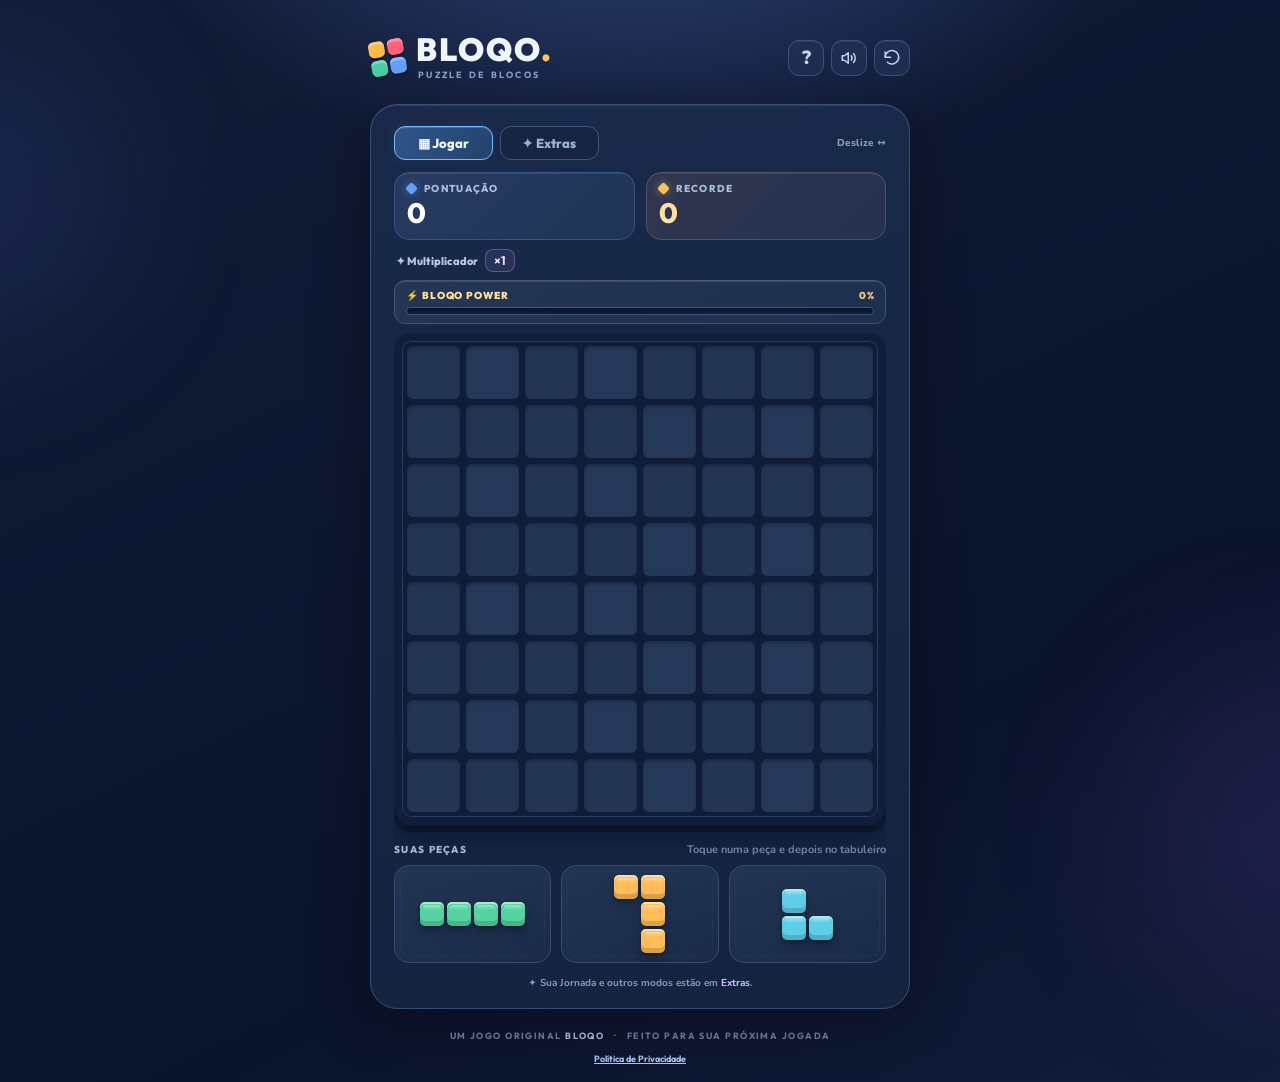
<file: index.html>
<!doctype html>
<html lang="pt-BR">
  <head>
    <meta charset="utf-8" />

    <!-- Google AdSense -->
    <script async
      src="https://pagead2.googlesyndication.com/pagead/js/adsbygoogle.js?client=ca-pub-8809772813276916"
      crossorigin="anonymous"></script>

    <meta name="viewport" content="width=device-width, initial-scale=1, viewport-fit=cover" />
    <meta name="theme-color" content="#111b35" />
    <meta name="description" content="BLOQO: um jogo original de blocos coloridos. Encaixe peças, complete linhas, faça combos e supere seu recorde." />
    <title>BLOQO — Puzzle de Blocos</title>
    <link rel="icon" href="./icon.svg" type="image/svg+xml" />
    <link rel="manifest" href="./manifest.webmanifest" />
    <link rel="apple-touch-icon" href="./icon-192.png" />
    <link rel="stylesheet" href="./styles.css" />
    <script defer src="./game.js"></script>
    <script>
      if ("serviceWorker" in navigator) {
        window.addEventListener("load", () => {
          navigator.serviceWorker.register("./sw.js").catch(() => {});
        });
      }
    </script>
    <style>
      /* O botão de anúncio permanece oculto até o Android informar que há anúncio disponível. */
      #rewardContinueBtn[hidden], #rewardContinueStatus[hidden] { display: none !important; }
      #rewardContinueBtn { margin-bottom: 12px; }
      #rewardContinueStatus { text-align: center; color: #b7c9e5; font-size: .85rem; margin: 0 0 14px; }
    </style>
  </head>
  <body>
    <div class="ambient ambient-one" aria-hidden="true"></div>
    <div class="ambient ambient-two" aria-hidden="true"></div>

    <main class="app-shell">
      <header class="site-header">
        <div class="brand-wrap">
          <div class="brand-icon" aria-hidden="true"><span></span><span></span><span></span><span></span></div>
          <div class="brand-text">
            <h1>BLOQO<span class="brand-dot">.</span></h1>
            <p>PUZZLE DE BLOCOS</p>
          </div>
        </div>
        <div class="header-actions">
          <button id="helpBtn" class="icon-button" type="button" title="Como jogar" aria-label="Como jogar">?</button>
          <button id="soundBtn" class="icon-button" type="button" title="Desativar sons" aria-label="Desativar som" aria-pressed="true">
            <svg viewBox="0 0 24 24" fill="none" stroke="currentColor" stroke-width="2" stroke-linecap="round" stroke-linejoin="round" aria-hidden="true"><path d="M11 5 6 9H3v6h3l5 4V5Z"/><path class="sound-wave" d="M15 9a5 5 0 0 1 0 6m3-9a9 9 0 0 1 0 12"/></svg>
          </button>
          <button id="restartBtn" class="icon-button" type="button" title="Recomeçar" aria-label="Recomeçar partida">
            <svg viewBox="0 0 24 24" fill="none" stroke="currentColor" stroke-width="2" stroke-linecap="round" stroke-linejoin="round" aria-hidden="true"><path d="M3 11a9 9 0 1 1 2.9 6.6"/><path d="M3 4v7h7"/></svg>
          </button>
        </div>
      </header>

      <section id="gameWrap" class="game-wrap" aria-label="Jogo de encaixar blocos" data-theme="classic">
        <nav class="screen-navigation" aria-label="Telas do BLOQO">
          <button id="playTab" class="screen-tab active" type="button" aria-pressed="true">▦ Jogar</button>
          <button id="extrasTab" class="screen-tab" type="button" aria-pressed="false">✦ Extras</button>
          <span class="swipe-hint">Deslize ↔</span>
        </nav>

        <div id="screenViewport" class="screen-viewport">
          <div id="screenTrack" class="screen-track">
            <section id="playScreen" class="screen-page play-screen" aria-label="Tabuleiro e suas peças">
              <div class="scorebar">
                <div class="score-card score-current">
                  <div class="score-label"><span class="tiny-diamond blue"></span> PONTUAÇÃO</div>
                  <strong id="score" class="score-value" aria-live="polite">0</strong>
                </div>
                <div class="score-card score-best">
                  <div class="score-label"><span class="tiny-diamond yellow"></span> RECORDE</div>
                  <strong id="best" class="score-value">0</strong>
                </div>
              </div>

              <div class="game-board-area">
                <div class="play-status">
                  <span>✦ Multiplicador <strong id="multiplierMini">×1</strong></span>
                  <span id="comboCounter" class="combo-badge" hidden>COMBO ×2</span>
                </div>
                <div id="powerPanel" class="power-panel" aria-label="Energia BLOQO POWER">
                  <div class="power-topline"><strong>⚡ BLOQO POWER</strong><span id="powerPercent">0%</span></div>
                  <div class="power-meter" role="progressbar" aria-label="Energia para usar um poder" aria-valuemin="0" aria-valuemax="100" aria-valuenow="0"><div id="powerFill" class="power-fill"></div></div>
                  <div class="power-actions">
                    <button id="removePowerBtn" class="power-button" type="button" disabled>✦ Remover bloco</button>
                    <button id="movePowerBtn" class="power-button" type="button" disabled>↔ Mover última peça</button>
                  </div>
                  <p id="powerHint" class="power-hint" aria-live="polite">Complete linhas e faça combos para carregar.</p>
                </div>
                <div id="board" class="board" role="grid" aria-label="Tabuleiro de 8 linhas por 8 colunas"></div>
                <div id="comboEffects" class="combo-effects" aria-hidden="true"></div>
                <div id="boardToast" class="board-toast" role="status" aria-live="polite"></div>
              </div>

              <div class="tray-section">
                <div class="tray-topline"><span>SUAS PEÇAS</span><span id="trayHint">Toque numa peça e depois no tabuleiro</span></div>
                <div id="pieceTray" class="piece-tray" aria-label="Três peças disponíveis"></div>
              </div>
              <p class="play-footer-hint">✦ Sua Jornada e outros modos estão em <strong>Extras</strong>.</p>
            </section>

            <section id="extrasScreen" class="screen-page extras-screen" aria-label="Modos, multiplicador e coleções" aria-hidden="true" inert>
              <div class="extras-heading"><span class="extras-icon">✦</span><div><h2>Seu espaço BLOQO</h2><p>Modos, conquistas e evolução da partida</p></div></div>

              <div id="multiplierPanel" class="multiplier-strip" aria-label="Multiplicador de pontos">
                <div class="multiplier-topline">
                  <span class="multiplier-name">✦ MULTIPLICADOR <strong id="multiplierValue">×1</strong></span>
                  <span id="multiplierHint">0/2 linhas para ×2</span>
                </div>
                <div class="multiplier-meter" role="progressbar" aria-label="Progresso do próximo multiplicador" aria-valuemin="0" aria-valuemax="2" aria-valuenow="0"><div id="multiplierFill" class="multiplier-fill"></div></div>
                <p class="extras-note">O multiplicador aumenta seus pontos, mas não acelera o BLOQO POWER.</p>
              </div>

              <div class="extras-section">
                <h3>▦ Modos de jogo</h3>
                <p>Escolha como quer jogar. Ao trocar de modo, uma nova partida começa.</p>
                <div class="mode-tabs" role="group" aria-label="Escolher modo de jogo">
                  <button id="classicBtn" class="mode-tab active" type="button" aria-pressed="true">Clássico</button>
                  <button id="dailyBtn" class="mode-tab" type="button" aria-pressed="false">Desafio</button>
                  <button id="zenBtn" class="mode-tab" type="button" aria-pressed="false">Zen</button>
                </div>
                <p id="dailyStatus" class="daily-status" hidden></p>
              </div>

              <div class="extras-section journey-section">
                <h3>★ Sua Jornada</h3>
                <p>Missões diárias, estrelas, temas e itens de coleção desbloqueados por pontuação.</p>
                <button id="journeyBtn" class="journey-open" type="button">✦ Abrir Jornada <span id="starsBadge">0 ★</span></button>
              </div>

              <div class="extras-section help-section">
                <h3>? Precisa de ajuda?</h3>
                <p>Aprenda a usar os poderes e descobrir combos especiais.</p>
                <button id="tipsBtn" type="button" class="text-link">Como jogar <span aria-hidden="true">↗</span></button>
              </div>
              <button id="backToPlayBtn" class="back-play-button" type="button">← Voltar ao tabuleiro</button>
            </section>
          </div>
        </div>
      </section>

      <!-- Rodapé com Política de Privacidade -->
      <footer class="site-footer">
        <div style="width:100%;text-align:center;">
          UM JOGO ORIGINAL <strong>BLOQO</strong>
          <span>·</span> FEITO PARA SUA PRÓXIMA JOGADA
          <br />
          <a
            href="./privacidade.html"
            style="display:inline-block;margin-top:12px;color:#a9c8ff;text-decoration:underline;text-transform:none;letter-spacing:normal;"
          >Política de Privacidade</a>
        </div>
      </footer>
    </main>

    <div id="dragGhost" class="drag-ghost" aria-hidden="true"></div>

    <div id="helpModal" class="modal-backdrop" hidden>
      <section class="modal-card" role="dialog" aria-modal="true" aria-labelledby="helpTitle">
        <div class="modal-emblem" aria-hidden="true">✦</div>
        <div class="modal-eyebrow">SIMPLES DE APRENDER</div>
        <h2 id="helpTitle">Como jogar</h2>
        <ol class="rules">
          <li><span class="rule-index">01</span> Selecione uma das três peças coloridas.</li>
          <li><span class="rule-index">02</span> Toque no tabuleiro para encaixá-la — ou arraste a peça até ele.</li>
          <li><span class="rule-index">03</span> Complete linhas ou colunas para limpar blocos e fazer combos.</li>
          <li><span class="rule-index">04</span> A partida termina quando nenhuma peça disponível couber.</li>
          <li><span class="rule-index">05</span> Carregue o BLOQO POWER para remover um bloco ou mover a última peça colocada.</li>
          <li><span class="rule-index">06</span> Complete linhas para aumentar seu multiplicador de pontos até ×5 nesta partida. Ele não altera a energia do BLOQO POWER.</li>
          <li><span class="rule-index">07</span> No Desafio Diário, alcance a meta em até 20 peças. No Zen, jogue sem perder.</li>
          <li><span class="rule-index">08</span> Abra Jornada para ver missões, estrelas, temas e colecionáveis desbloqueados por pontos.</li>
        </ol>
        <button id="startBtn" class="primary-button" type="button">Bora jogar <span aria-hidden="true">→</span></button>
      </section>
    </div>

    <div id="gameOverModal" class="modal-backdrop" hidden>
      <section class="modal-card over-card" role="dialog" aria-modal="true" aria-labelledby="overTitle">
        <div class="modal-emblem trophy" aria-hidden="true">★</div>
        <div class="modal-eyebrow">FIM DE PARTIDA</div>
        <h2 id="overTitle">Boa jogada!</h2>
        <p id="overDescription" class="modal-subtext">Cada bloco conta. Que tal tentar de novo?</p>
        <div class="final-score"><span>SUA PONTUAÇÃO</span><strong id="finalScore">0</strong><small id="bestMessage">Continue quebrando recordes!</small></div>
        <button id="rewardContinueBtn" class="primary-button reward-button" type="button" hidden disabled>🎁 Assistir anúncio e continuar <span aria-hidden="true">▶</span></button>
        <p id="rewardContinueStatus" class="reward-status" role="status" aria-live="polite" hidden>Uma segunda chance por partida.</p>
        <button id="againBtn" class="primary-button" type="button">Jogar novamente <span aria-hidden="true">→</span></button>
      </section>
    </div>

    <div id="journeyModal" class="modal-backdrop" hidden>
      <section class="modal-card journey-card" role="dialog" aria-modal="true" aria-labelledby="journeyTitle">
        <button id="journeyCloseBtn" class="journey-close" type="button" aria-label="Fechar Jornada">✕</button>
        <div class="modal-eyebrow">PROGRESSO NO SEU CELULAR</div>
        <h2 id="journeyTitle">✦ Jornada BLOQO</h2>
        <p class="journey-intro">Complete missões para ganhar estrelas, desbloqueie temas e descubra itens raros ao bater metas de pontuação.</p>
        <div class="stars-wallet">★ <strong id="starsTotal">0</strong> estrelas disponíveis</div>
        <h3>☀ Missões de hoje</h3>
        <div id="missionList" class="journey-list"></div>
        <h3>◈ Coleção de recordes</h3>
        <div id="collectionGrid" class="collection-grid"></div>
        <h3>🎨 Temas para desbloquear</h3>
        <div id="themeList" class="journey-list"></div>
        <h3>🏅 Conquistas</h3>
        <div id="achievementList" class="journey-list"></div>
        <h3>★ Seus 5 melhores jogos</h3>
        <p class="journey-note">Ranking salvo apenas neste aparelho, no modo Clássico.</p>
        <div id="rankingList" class="journey-list"></div>
      </section>
    </div>
  </body>
</html>
</file>
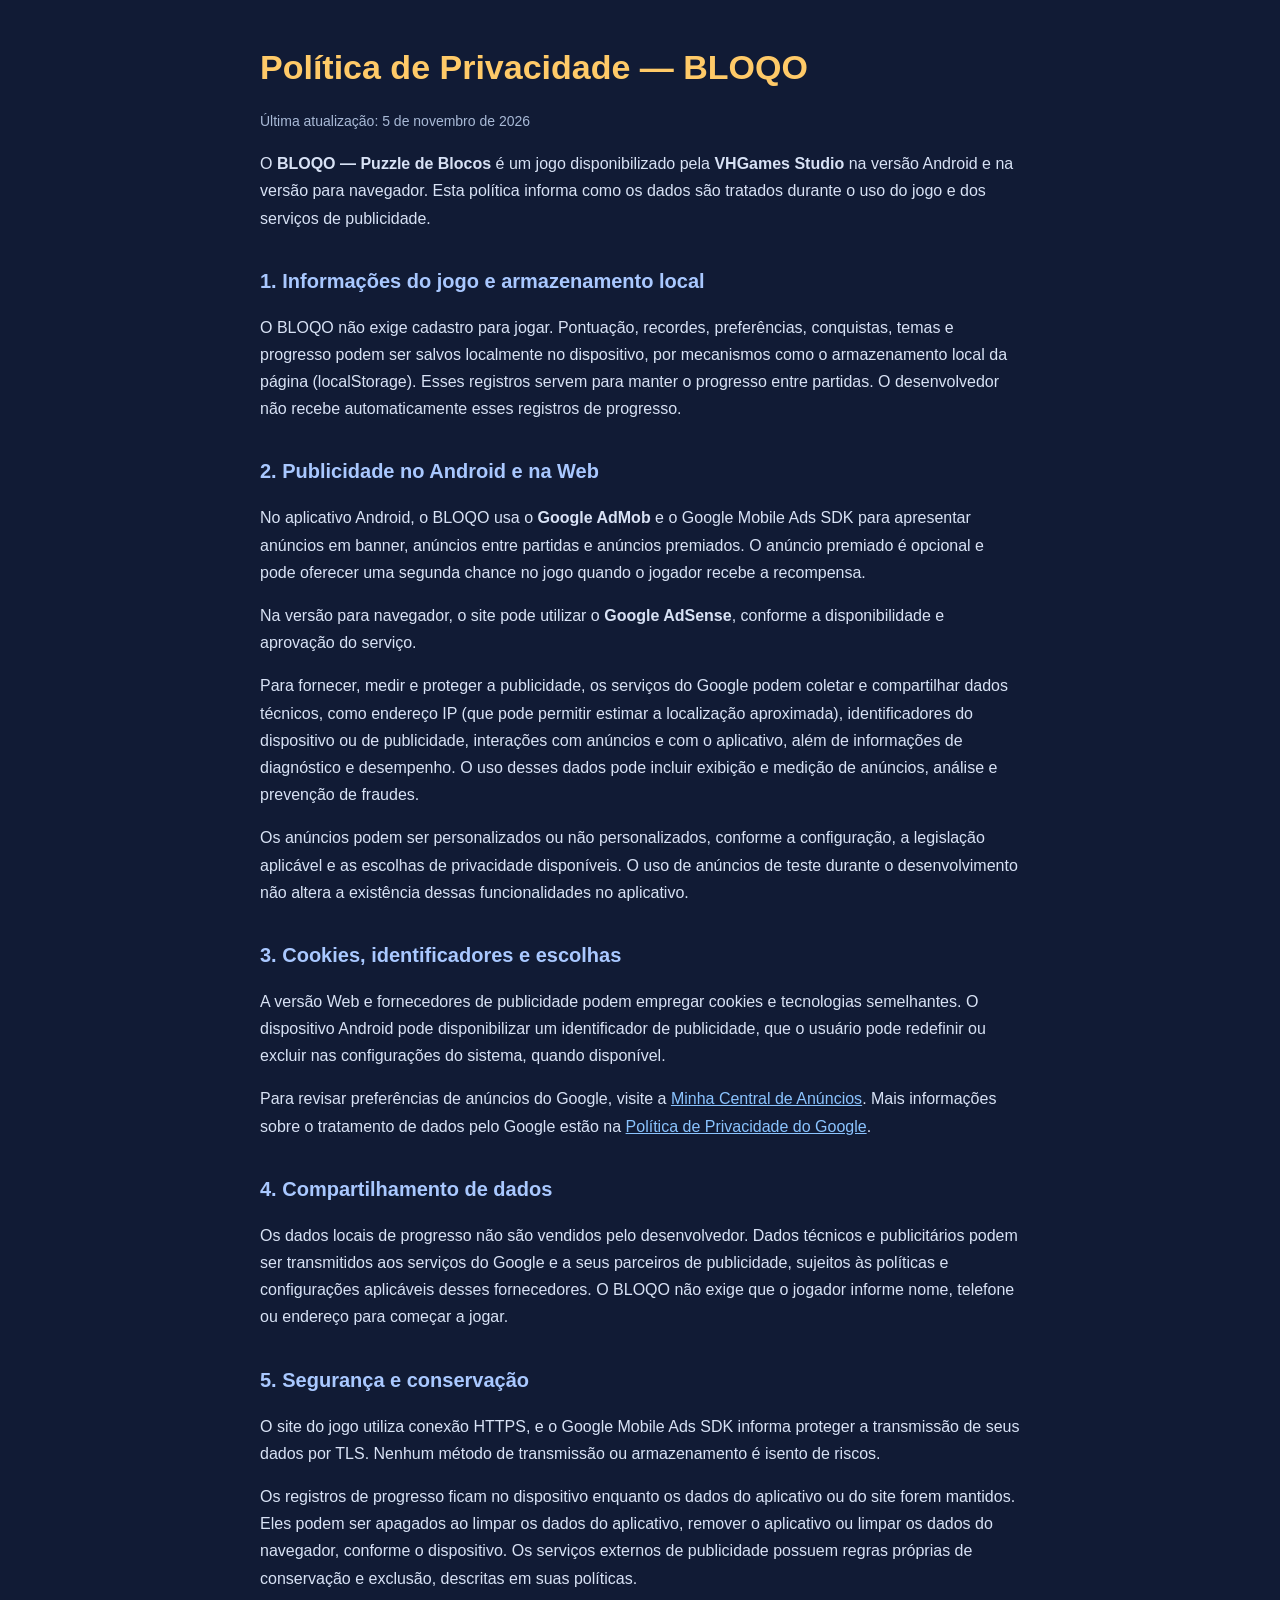
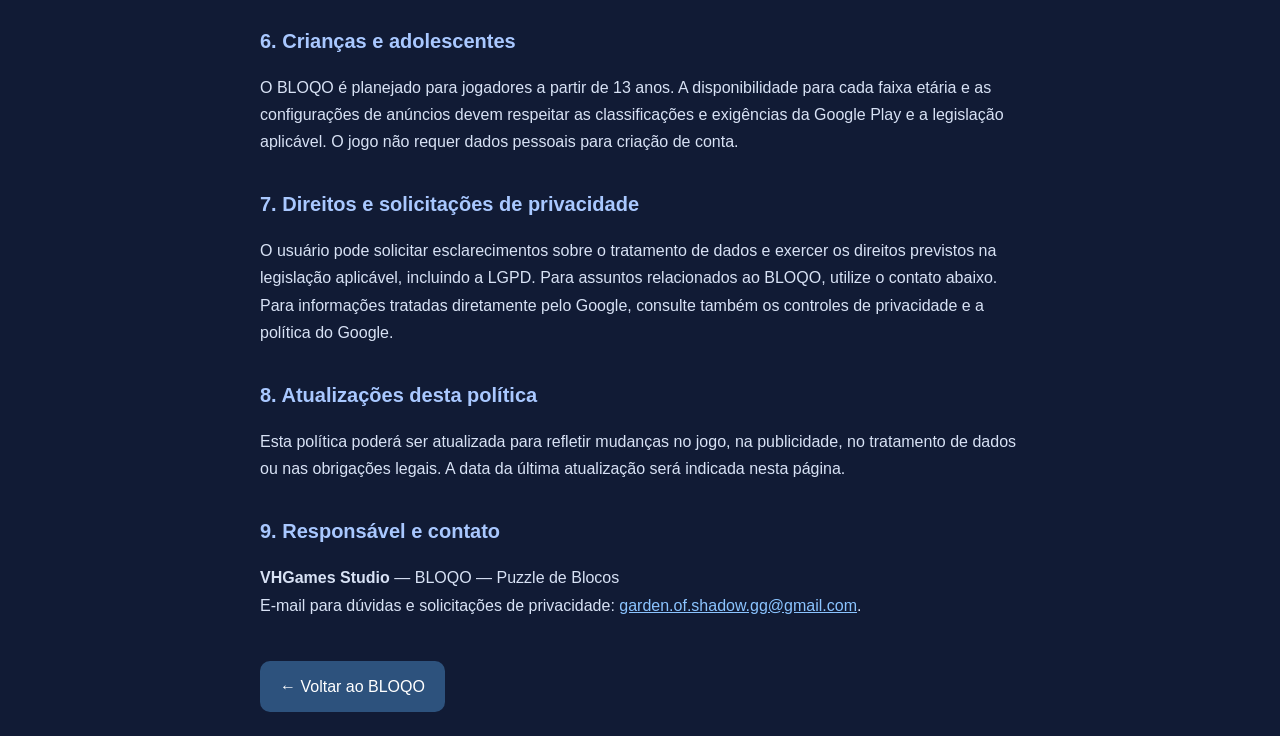
<file: privacidade.html>
<!DOCTYPE html>
<html lang="pt-BR">
<head>
  <meta charset="UTF-8">
  <meta name="viewport" content="width=device-width, initial-scale=1">
  <meta name="theme-color" content="#111b35">
  <meta name="description" content="Política de Privacidade do BLOQO — Puzzle de Blocos, da VHGames Studio.">
  <title>Política de Privacidade — BLOQO</title>
  <style>
    *{box-sizing:border-box}
    body{margin:0;padding:24px 18px;background:#111b35;color:#eef3ff;font-family:Arial,sans-serif;line-height:1.7}
    main{max-width:760px;margin:0 auto}
    h1{color:#ffca68;font-size:clamp(26px,6vw,34px);line-height:1.2}
    h2{color:#a9c8ff;margin:32px 0 8px;font-size:20px}
    p,li{color:#d8e2f5}
    a{color:#8bc4ff;overflow-wrap:anywhere}
    .updated{color:#a9bad7;font-size:14px}
    .back{display:inline-block;margin-top:26px;padding:12px 20px;background:#2d527d;color:#fff;border-radius:10px;text-decoration:none}
  </style>
</head>
<body>
<main>
  <h1>Política de Privacidade — BLOQO</h1>
  <p class="updated">Última atualização: 5 de novembro de 2026</p>
  <p>O <strong>BLOQO — Puzzle de Blocos</strong> é um jogo disponibilizado pela
  <strong>VHGames Studio</strong> na versão Android e na versão para navegador.
  Esta política informa como os dados são tratados durante o uso do jogo e dos serviços de publicidade.</p>

  <h2>1. Informações do jogo e armazenamento local</h2>
  <p>O BLOQO não exige cadastro para jogar. Pontuação, recordes, preferências,
  conquistas, temas e progresso podem ser salvos localmente no dispositivo,
  por mecanismos como o armazenamento local da página (localStorage).
  Esses registros servem para manter o progresso entre partidas.
  O desenvolvedor não recebe automaticamente esses registros de progresso.</p>

  <h2>2. Publicidade no Android e na Web</h2>
  <p>No aplicativo Android, o BLOQO usa o <strong>Google AdMob</strong> e o
  Google Mobile Ads SDK para apresentar anúncios em banner, anúncios entre
  partidas e anúncios premiados. O anúncio premiado é opcional e pode
  oferecer uma segunda chance no jogo quando o jogador recebe a recompensa.</p>
  <p>Na versão para navegador, o site pode utilizar o <strong>Google AdSense</strong>,
  conforme a disponibilidade e aprovação do serviço.</p>
  <p>Para fornecer, medir e proteger a publicidade, os serviços do Google
  podem coletar e compartilhar dados técnicos, como endereço IP (que pode
  permitir estimar a localização aproximada), identificadores do dispositivo
  ou de publicidade, interações com anúncios e com o aplicativo, além de
  informações de diagnóstico e desempenho. O uso desses dados pode incluir
  exibição e medição de anúncios, análise e prevenção de fraudes.</p>
  <p>Os anúncios podem ser personalizados ou não personalizados, conforme
  a configuração, a legislação aplicável e as escolhas de privacidade disponíveis.
  O uso de anúncios de teste durante o desenvolvimento não altera a existência
  dessas funcionalidades no aplicativo.</p>

  <h2>3. Cookies, identificadores e escolhas</h2>
  <p>A versão Web e fornecedores de publicidade podem empregar cookies e
  tecnologias semelhantes. O dispositivo Android pode disponibilizar um
  identificador de publicidade, que o usuário pode redefinir ou excluir
  nas configurações do sistema, quando disponível.</p>
  <p>Para revisar preferências de anúncios do Google, visite a
  <a href="https://myadcenter.google.com/" target="_blank" rel="noopener noreferrer">Minha Central de Anúncios</a>.
  Mais informações sobre o tratamento de dados pelo Google estão na
  <a href="https://policies.google.com/privacy?hl=pt-BR" target="_blank" rel="noopener noreferrer">Política de Privacidade do Google</a>.</p>

  <h2>4. Compartilhamento de dados</h2>
  <p>Os dados locais de progresso não são vendidos pelo desenvolvedor.
  Dados técnicos e publicitários podem ser transmitidos aos serviços do Google
  e a seus parceiros de publicidade, sujeitos às políticas e configurações
  aplicáveis desses fornecedores. O BLOQO não exige que o jogador informe
  nome, telefone ou endereço para começar a jogar.</p>

  <h2>5. Segurança e conservação</h2>
  <p>O site do jogo utiliza conexão HTTPS, e o Google Mobile Ads SDK
  informa proteger a transmissão de seus dados por TLS.
  Nenhum método de transmissão ou armazenamento é isento de riscos.</p>
  <p>Os registros de progresso ficam no dispositivo enquanto os dados
  do aplicativo ou do site forem mantidos. Eles podem ser apagados ao
  limpar os dados do aplicativo, remover o aplicativo ou limpar os dados
  do navegador, conforme o dispositivo. Os serviços externos de publicidade
  possuem regras próprias de conservação e exclusão, descritas em suas políticas.</p>

  <h2>6. Crianças e adolescentes</h2>
  <p>O BLOQO é planejado para jogadores a partir de 13 anos.
  A disponibilidade para cada faixa etária e as configurações de anúncios
  devem respeitar as classificações e exigências da Google Play e a
  legislação aplicável. O jogo não requer dados pessoais para criação de conta.</p>

  <h2>7. Direitos e solicitações de privacidade</h2>
  <p>O usuário pode solicitar esclarecimentos sobre o tratamento de dados
  e exercer os direitos previstos na legislação aplicável, incluindo a LGPD.
  Para assuntos relacionados ao BLOQO, utilize o contato abaixo.
  Para informações tratadas diretamente pelo Google, consulte também
  os controles de privacidade e a política do Google.</p>

  <h2>8. Atualizações desta política</h2>
  <p>Esta política poderá ser atualizada para refletir mudanças no jogo,
  na publicidade, no tratamento de dados ou nas obrigações legais.
  A data da última atualização será indicada nesta página.</p>

  <h2>9. Responsável e contato</h2>
  <p><strong>VHGames Studio</strong> — BLOQO — Puzzle de Blocos<br>
  E-mail para dúvidas e solicitações de privacidade:
  <a href="mailto:garden.of.shadow.gg@gmail.com">garden.of.shadow.gg@gmail.com</a>.</p>

  <a class="back" href="./">← Voltar ao BLOQO</a>
</main>
</body>
</html>
</file>
<file: styles.css>
@import url('https://fonts.googleapis.com/css2?family=Nunito:wght@400;500;600;700;800;900&family=Outfit:wght@500;600;700;800;900&display=swap');

:root{--navy:#0d1730;--navy2:#152340;--panel:#1a2b4b;--panel-border:#35476b;--muted:#8fa3c7;--text:#eff5ff;--yellow:#ffc55c;--blue:#6fa4ff;--block-size:42px;--tray-cell:25px;font-family:'Nunito',system-ui,-apple-system,'Segoe UI',sans-serif;color-scheme:dark}
*{box-sizing:border-box}
html{min-height:100%;background:#0a1228}
body{margin:0;min-height:100vh;min-height:100dvh;overflow-x:hidden;color:var(--text);background:radial-gradient(ellipse 720px 500px at 50% -190px,#344b83 0%,transparent 75%),linear-gradient(155deg,#111b35 2%,#0b142d 70%,#101c37 100%)}
button{font:inherit;cursor:pointer;-webkit-tap-highlight-color:transparent}
button:focus-visible{outline:3px solid #ffce73;outline-offset:3px}
button:disabled{cursor:default}
[hidden]{display:none!important}
.ambient{pointer-events:none;position:fixed;z-index:0;border-radius:50%;filter:blur(84px);opacity:.12}
.ambient-one{width:300px;height:300px;background:#638cff;top:5%;left:-180px}
.ambient-two{width:330px;height:330px;background:#9d5ae2;bottom:-90px;right:-180px}
.app-shell{position:relative;z-index:1;width:min(100% - 36px,640px);margin:0 auto;padding:26px 0 18px}
.site-header{display:flex;align-items:center;justify-content:space-between;gap:10px;max-width:540px;margin:0 auto 22px}
.brand-wrap{display:flex;gap:11px;align-items:center}
.brand-icon{display:grid;grid-template-columns:repeat(2,16px);grid-template-rows:repeat(2,16px);gap:3px;transform:rotate(-10deg)}
.brand-icon span{border-radius:5px;box-shadow:inset 0 3px 0 #ffffff48,0 3px 0 #07112666}
.brand-icon span:nth-child(1){background:#ffba48}.brand-icon span:nth-child(2){background:#ff6279}.brand-icon span:nth-child(3){background:#49cda4}.brand-icon span:nth-child(4){background:#65a0fb}
.brand-text h1{font-family:Outfit,'Nunito',sans-serif;font-weight:900;line-height:.91;letter-spacing:.06em;font-size:32px;margin:0}
.brand-dot{color:var(--yellow)}
.brand-text p{font-family:Outfit,'Nunito',sans-serif;font-weight:700;font-size:9px;letter-spacing:.25em;color:#91a4c9;margin:5px 0 0 2px}
.header-actions{display:flex;gap:7px}
.icon-button{display:grid;place-items:center;width:36px;height:36px;border:1px solid #405178;background:#1d2e51;color:#c6d5f3;border-radius:11px;box-shadow:inset 0 1px 0 #ffffff12;font-weight:900;font-size:19px;transition:background .18s,transform .18s}
.icon-button:hover{background:#283e69}.icon-button:active{transform:scale(.94)}.icon-button svg{width:18px;height:18px}
.icon-button.is-muted .sound-wave{display:none}.icon-button.is-muted{color:#71819e}
.game-wrap{position:relative;width:min(100%,540px);margin:auto;padding:18px 19px 14px;background:linear-gradient(180deg,#1a2a4af0 0%,#162641ee 100%);border:1px solid #3a4d74;box-shadow:0 16px 60px #0000004a,inset 0 1px 0 #ffffff19;border-radius:27px}
.scorebar{display:grid;grid-template-columns:1fr 1fr;gap:11px;margin-bottom:10px}
.score-card{position:relative;overflow:hidden;min-height:79px;padding:12px 17px 11px;border-radius:15px;border:1px solid #3d537e;background:linear-gradient(135deg,#273b62,#203455);box-shadow:inset 0 1px 0 #ffffff18}
.score-best{background:linear-gradient(135deg,#30364e,#25324e);border-color:#50516d}
.score-label{display:flex;align-items:center;gap:8px;font-family:Outfit,'Nunito',sans-serif;font-size:10px;font-weight:800;letter-spacing:.13em;color:#adbedc}
.tiny-diamond{display:inline-block;width:9px;height:9px;transform:rotate(45deg);border-radius:2px}.tiny-diamond.blue{background:#64a0ff;box-shadow:0 0 10px #64a0ff80}.tiny-diamond.yellow{background:#ffbf58;box-shadow:0 0 10px #ffbf5880}
.score-value{display:block;margin-top:4px;font-family:Outfit,'Nunito',sans-serif;font-size:32px;line-height:1.05;font-weight:800;letter-spacing:.01em;color:#fff}.score-best .score-value{color:#ffe0a0}
.multiplier-strip{margin-bottom:12px;border:1px solid #55527e;border-radius:12px;padding:9px 12px;background:linear-gradient(115deg,#32365a,#28355b);box-shadow:inset 0 1px 0 #ffffff15}
.multiplier-topline{display:flex;align-items:center;justify-content:space-between;gap:8px;margin-bottom:7px;font-family:Outfit,'Nunito',sans-serif;font-size:10px;font-weight:800;letter-spacing:.025em;color:#b9c8ec}
.multiplier-name{display:flex;align-items:center;gap:8px;letter-spacing:.10em;color:#d8c8ff;white-space:nowrap}
.multiplier-name strong{color:#fff0a8;border:1px solid #ffe4a676;border-radius:7px;padding:2px 7px;background:#ffe4a61b;font-size:14px;letter-spacing:0;min-width:37px;text-align:center}
.multiplier-topline #multiplierHint{color:#c7bce8;letter-spacing:0;text-align:right}
.multiplier-meter{height:5px;border-radius:10px;background:#131e3b;overflow:hidden;box-shadow:inset 0 1px 2px #0d112caa}
.multiplier-fill{width:0;height:100%;border-radius:10px;background:linear-gradient(90deg,#a49bff,#ffc875);box-shadow:0 0 8px #ddaeff;transition:width .3s ease-out}
.multiplier-strip.is-maxed{border-color:#ffd386aa;background:linear-gradient(115deg,#4c4261,#39446b)}
.multiplier-strip.is-maxed .multiplier-name strong{background:#ffde8760;color:#fff8df}
.multiplier-strip.level-up{animation:multiplierUp .65s ease-out}
.power-panel{position:relative;margin-bottom:13px;padding:11px 12px 9px;border:1px solid #475577;background:linear-gradient(150deg,#243653,#1d304f);border-radius:14px;box-shadow:inset 0 1px 0 #fff2;transition:border-color .2s,box-shadow .2s}
.power-topline{display:flex;align-items:center;justify-content:space-between;gap:8px;margin-bottom:8px;font-family:Outfit,'Nunito',sans-serif;letter-spacing:.11em;font-size:11px;color:#c3d4f4}
.power-topline strong{color:#ffe09c;font-weight:900}.power-topline span{color:#eec77b;font-weight:900;letter-spacing:.03em}
.power-meter{height:11px;padding:2px;overflow:hidden;border-radius:30px;background:#101d38;box-shadow:inset 0 2px 3px #040a1c99;border:1px solid #40577c}
.power-fill{height:100%;width:0%;border-radius:30px;background:linear-gradient(90deg,#6ac8ff,#8b82ff 48%,#ffc55c);box-shadow:0 0 12px #ffd4779c;transition:width .35s cubic-bezier(.2,.7,.3,1)}
.power-actions{display:grid;grid-template-columns:1fr 1fr;gap:7px;margin-top:9px}
.power-button{border:1px solid #6484b0;border-radius:9px;min-height:33px;padding:6px 7px;background:#30486d;color:#fff3d5;font-family:Outfit,'Nunito',sans-serif;font-weight:800;font-size:11px;transition:background .18s,transform .18s,border-color .18s}
.power-button:disabled{opacity:.5;color:#a5b6d4;border-color:#445675;background:#243753}.power-button:not(:disabled):hover{background:#48608a}.power-button:not(:disabled):active{transform:scale(.97)}
.power-button.active{border-color:#ffce6a;background:#765331;box-shadow:inset 0 0 0 1px #ffcf6466,0 0 14px #ffbd4160}
.power-hint{margin:7px 0 0;color:#a0b5d5;font-size:10px;font-weight:700;text-align:center;min-height:13px}
.power-panel.is-ready{border-color:#ffc86c;box-shadow:0 0 16px #ffc76a24,inset 0 1px 0 #fff3}.power-panel.is-ready .power-topline span{color:#ffe49f}.power-panel.is-ready .power-fill{animation:powerGlow 1.2s ease-in-out infinite alternate}
.power-panel.just-charged{animation:powerReady .5s ease-out}
.power-earned{position:absolute;top:0;right:13px;pointer-events:none;font-family:Outfit,'Nunito',sans-serif;font-weight:900;color:#ffe39a;text-shadow:0 1px 5px #10182c;animation:energyFloat .7s ease-out both;z-index:3}
.board.line-celebration{animation:boardFlash .27s ease-out}
.board.power-remove .cell.filled{cursor:crosshair;box-shadow:inset 0 2px 0 #ffffff82,inset 0 -5px 0 #00000026,0 0 0 2px #ffd77c88}
.board.power-remove .cell.filled:active{filter:brightness(1.5)}.board.power-move .cell.move-source{box-shadow:inset 0 2px 0 #ffffff82,0 0 0 3px #ffd475,0 0 12px #ffe08e99;z-index:1}
.cell.power-breaking{z-index:3;animation:powerBreak .26s ease-in forwards}
.board-topline,.tray-topline{display:flex;align-items:center;justify-content:space-between;gap:6px;color:#b3c3e0;font-family:Outfit,'Nunito',sans-serif;font-size:10px;font-weight:800;letter-spacing:.13em}
.board-topline{min-height:21px;margin:0 2px 9px}
.board-topline>span:first-child{display:flex;align-items:center;gap:7px}
.live-dot{width:6px;height:6px;border-radius:50%;background:#53d6aa;box-shadow:0 0 8px #40eeb6}
.combo-badge{border:1px solid #ffc25455;background:#f9a73a19;border-radius:999px;color:#ffce6f;font-size:10px;letter-spacing:.05em;padding:3px 8px;animation:pop .25s ease both}
.game-board-area{position:relative}
.board{display:grid;grid-template-columns:repeat(8,minmax(0,1fr));grid-template-rows:repeat(8,minmax(0,1fr));gap:5px;width:100%;aspect-ratio:1;touch-action:manipulation;border:8px solid #101e3a;border-radius:17px;padding:5px;background:#101d38;box-shadow:0 7px 0 #0b152b,0 12px 23px #050b1e76,inset 0 0 0 1px #5d77a154;user-select:none;-webkit-user-select:none}
.cell{position:relative;min-width:0;min-height:0;padding:0;border:0;border-radius:6px;background:#243554;box-shadow:inset 0 2px 3px #0b152855;outline-offset:0;transition:background .11s,transform .11s;user-select:none;-webkit-user-select:none}
.cell:nth-child(16n + 2),.cell:nth-child(16n + 4),.cell:nth-child(16n + 13),.cell:nth-child(16n + 15){background:#263858}
.cell.filled,.piece-block,.ghost-block{background:var(--tile-color);box-shadow:inset 0 2px 0 #ffffff82,inset 0 -5px 0 #00000026,0 2px 5px #00000030}
.cell.filled:after,.piece-block:after,.ghost-block:after{content:"";position:absolute;left:12%;right:12%;top:11%;height:22%;border-radius:20px;background:linear-gradient(180deg,#ffffff64,transparent)}
.cell.preview-valid{background:var(--preview-color,#6ca5ff);opacity:.54;box-shadow:inset 0 0 0 2px #ffffff80,inset 0 2px 0 #ffffff77;transform:scale(.95)}
.cell.preview-invalid{background:#e56e80;opacity:.58;box-shadow:inset 0 0 0 1px #fff4}
.cell.clearing{animation:clearFlash .27s ease-in-out both;z-index:1}
.cell.just-placed{animation:placePop .18s cubic-bezier(.18,1.3,.37,1) both}
.board-toast{position:absolute;z-index:5;top:46%;left:50%;pointer-events:none;white-space:nowrap;text-align:center;transform:translate(-50%,-50%) scale(.8);opacity:0;padding:11px 18px;border:1px solid #ffe9a85b;border-radius:15px;background:#13203ddf;color:#ffe5a4;font-family:Outfit,'Nunito',sans-serif;font-size:19px;font-weight:900;box-shadow:0 8px 25px #0a142f8c;transition:opacity .18s,transform .18s}
.board-toast.show{opacity:1;transform:translate(-50%,-50%) scale(1)}
.tray-section{padding-top:24px}.tray-topline{align-items:baseline;margin-bottom:12px}.tray-topline #trayHint{color:#748bae;font-family:Nunito,sans-serif;font-weight:700;letter-spacing:0;font-size:11px;text-align:right}
.piece-tray{display:grid;grid-template-columns:repeat(3,minmax(0,1fr));gap:10px;min-height:117px}
.piece-slot{position:relative;display:flex;align-items:center;justify-content:center;min-width:0;height:115px;border:1px solid #3a4c6d;background:linear-gradient(160deg,#213554,#1a2b48);border-radius:15px;touch-action:none;-webkit-user-select:none;user-select:none;transition:transform .17s,border-color .17s,background .17s,box-shadow .17s}
.piece-slot:after{content:"";position:absolute;inset:5px;border-radius:10px;border:1px dashed #ffffff0b;pointer-events:none}
.piece-slot:not(:disabled):hover{border-color:#6381b1;background:#273c60}.piece-slot:not(:disabled):active{transform:scale(.97)}
.piece-slot.selected{border-color:#ffca68;box-shadow:0 0 0 2px #ffc75a44,inset 0 1px 0 #fff2;background:linear-gradient(160deg,#2c4266,#253655)}
.piece-slot.used{background:#17264077;border-color:#263955;opacity:.47;cursor:default}
.piece-slot.used:before{content:"✓";font-size:23px;color:#688cb9}
.piece-shape{position:relative;display:grid;grid-template-columns:repeat(var(--cols),var(--tile));grid-template-rows:repeat(var(--rows),var(--tile));gap:3px;pointer-events:none;filter:drop-shadow(0 5px 4px #0003)}
.piece-block,.ghost-block{position:relative;display:block;border-radius:5px;width:100%;height:100%}
.piece-empty{display:block;visibility:hidden}.piece-slot.selected .piece-shape{animation:pieceBob 1.7s ease-in-out infinite}
.bottom-actions{display:flex;align-items:center;justify-content:space-between;gap:8px;padding:18px 1px 2px}
.game-tip{color:#aebcda;font-weight:700;font-size:12px}.sparkle{font-size:15px;color:#ffd177;margin-right:4px}
.text-link{border:0;background:none;color:#93baff;padding:4px 0;font-size:12px;font-weight:800;white-space:nowrap}.text-link:hover{color:#fff}
.site-footer{text-align:center;padding-top:21px;font-family:Outfit,'Nunito',sans-serif;color:#7483a3;letter-spacing:.16em;font-size:9px;font-weight:700}.site-footer strong{color:#b6c7e5}.site-footer span{margin:0 6px}
.drag-ghost{position:fixed;z-index:50;pointer-events:none;display:none;opacity:.89;filter:drop-shadow(0 9px 10px #0b153c)}
.drag-ghost.visible{display:block}
.modal-backdrop{position:fixed;inset:0;display:flex;align-items:center;justify-content:center;z-index:100;padding:20px;background:#071022cb;backdrop-filter:blur(8px);animation:fadeIn .2s ease}
.modal-card{width:min(100%,420px);padding:27px 26px 25px;border-radius:25px;border:1px solid #5a6f9b;background:linear-gradient(160deg,#22385d,#162743);box-shadow:0 26px 80px #0009,inset 0 1px 0 #ffffff24;text-align:center}
.modal-emblem{width:57px;height:57px;margin:0 auto 17px;display:grid;place-items:center;background:linear-gradient(150deg,#ffdc79,#ed9f49);color:#493218;border-radius:18px;font-size:30px;box-shadow:0 7px 20px #edb35340;transform:rotate(-8deg)}
.modal-emblem.trophy{transform:rotate(0);background:linear-gradient(160deg,#ffd879,#ff9d6a)}
.modal-eyebrow{font-family:Outfit,'Nunito',sans-serif;letter-spacing:.18em;font-size:10px;color:#a6bce0;font-weight:800}
.modal-card h2{font-family:Outfit,'Nunito',sans-serif;margin:6px 0 15px;font-size:29px;letter-spacing:-.03em}
.rules{padding:0;margin:21px 0 26px;list-style:none;text-align:left;display:grid;gap:13px}
.rules li{display:flex;align-items:flex-start;gap:11px;color:#c9d6eb;font-size:13px;line-height:1.48;font-weight:700}.rule-index{flex-shrink:0;font-family:Outfit,'Nunito',sans-serif;font-size:11px;font-weight:900;color:#ffc66e;padding-top:2px}
.primary-button{display:flex;align-items:center;justify-content:space-between;gap:12px;width:100%;padding:14px 18px;border:0;border-radius:13px;background:linear-gradient(110deg,#ffc968,#ffab52);box-shadow:0 5px 0 #bd7939;color:#302312;font-family:Outfit,'Nunito',sans-serif;font-size:16px;font-weight:900;transition:transform .16s,filter .16s}.primary-button:hover{filter:brightness(1.05)}.primary-button:active{transform:translateY(3px);box-shadow:0 2px 0 #bd7939}
.modal-subtext{color:#bbcde8;font-size:14px;margin:0 0 20px}
.final-score{display:flex;align-items:center;flex-direction:column;border:1px solid #485f87;background:#192b4a;border-radius:17px;padding:17px 8px 15px;margin:20px 0 22px}
.final-score span{color:#aabedd;letter-spacing:.17em;font-size:10px;font-family:Outfit,'Nunito',sans-serif;font-weight:800}.final-score strong{color:#ffe5b2;font-size:54px;line-height:1.25;font-family:Outfit,'Nunito',sans-serif}.final-score small{color:#9bb0d0;font-size:12px;font-weight:700}
@keyframes clearFlash{0%{transform:scale(1);filter:brightness(1)}50%{transform:scale(1.18);background:#fff4ba;filter:brightness(1.8)}100%{transform:scale(0);opacity:0}}
@keyframes placePop{from{transform:scale(.76)}to{transform:scale(1)}}
@keyframes pop{from{transform:scale(.75)}to{transform:scale(1)}}
@keyframes pieceBob{0%,100%{transform:translateY(0)}50%{transform:translateY(-3px)}}
@keyframes fadeIn{from{opacity:0}to{opacity:1}}
@keyframes powerGlow{from{filter:brightness(1);box-shadow:0 0 8px #ffd47799}to{filter:brightness(1.35);box-shadow:0 0 22px #ffce65dd}}
@keyframes powerReady{0%{transform:scale(1)}40%{transform:scale(1.025)}100%{transform:scale(1)}}
@keyframes powerBreak{0%{transform:scale(1);filter:brightness(1)}45%{transform:scale(1.18) rotate(5deg);filter:brightness(2);background:#fff3b4}100%{transform:scale(.1) rotate(-12deg);opacity:0}}
@keyframes energyFloat{0%{opacity:0;transform:translateY(14px) scale(.8)}20%{opacity:1}100%{opacity:0;transform:translateY(-32px) scale(1.08)}}
@keyframes boardFlash{0%{box-shadow:0 7px 0 #0b152b,0 12px 23px #050b1e76,inset 0 0 0 1px #5d77a154}45%{box-shadow:0 7px 0 #0b152b,0 12px 23px #050b1e76,inset 0 0 0 2px #ffe19c,0 0 28px #ffc95e6c}100%{box-shadow:0 7px 0 #0b152b,0 12px 23px #050b1e76,inset 0 0 0 1px #5d77a154}}
@keyframes multiplierUp{0%{transform:scale(1);box-shadow:inset 0 1px 0 #ffffff15}40%{transform:scale(1.025);box-shadow:0 0 18px #c9a4fa99}100%{transform:scale(1);box-shadow:inset 0 1px 0 #ffffff15}}
@media(min-width:700px){.app-shell{padding-top:35px}.game-wrap{padding:21px 23px 18px}.board{gap:6px}.site-header{margin-bottom:24px}.piece-slot{height:125px}.piece-tray{min-height:125px}}
@media(max-width:460px){.app-shell{width:calc(100% - 22px);padding-top:14px}.site-header{margin:0 6px 15px}.brand-text h1{font-size:27px}.brand-icon{grid-template-columns:repeat(2,14px);grid-template-rows:repeat(2,14px)}.header-actions{gap:5px}.icon-button{width:33px;height:33px;border-radius:9px}.game-wrap{padding:13px 12px 12px;border-radius:22px}.score-card{padding:10px 13px;min-height:74px}.score-value{font-size:29px}.power-panel{padding:9px 10px;margin-bottom:12px}.power-button{font-size:10px;padding:5px 4px;min-height:31px}.board{border-width:6px;gap:3px;padding:4px;border-radius:13px}.cell{border-radius:4px}.tray-section{padding-top:21px}.piece-tray{gap:7px;min-height:100px}.piece-slot{height:100px;border-radius:12px}.piece-shape{gap:2px}.piece-block{border-radius:3px}.tray-topline #trayHint{font-size:10px}.game-tip,.text-link{font-size:11px}.bottom-actions{padding-top:15px}.site-footer{font-size:8px;padding-top:18px}}
@media(max-width:350px){.app-shell{width:calc(100% - 14px)}.game-wrap{padding:11px 9px}.scorebar{gap:7px}.score-label{font-size:9px}.piece-tray{gap:5px}.piece-slot{height:91px}.bottom-actions{align-items:flex-start}.game-tip{max-width:200px}.tray-topline #trayHint{max-width:168px}.brand-text h1{font-size:24px}}
@media(max-width:390px){.multiplier-strip{padding:8px 9px}.multiplier-name{gap:5px;letter-spacing:.03em}.multiplier-topline{font-size:9px}.multiplier-name strong{font-size:13px;padding:2px 5px;min-width:30px}}
@media(prefers-reduced-motion:reduce){*,*:before,*:after{animation-duration:.01ms!important;transition-duration:.01ms!important}}

/* BLOQO v4 · Modes, progression and cosmetic themes */
.mode-tabs{display:flex;gap:4px;align-items:center;flex-wrap:wrap}
.mode-tab{border:1px solid #3e5378;border-radius:7px;background:#152440;color:#adc0e0;font-family:Outfit,'Nunito',sans-serif;font-weight:800;font-size:10px;letter-spacing:.015em;padding:5px 9px;transition:background .15s,border-color .15s}
.mode-tab.active{background:#2d4a72;border-color:#65b5d8;color:#eefaff;box-shadow:inset 0 1px 0 #ffffff22}
.mode-tab:active{transform:scale(.97)}
.daily-status{color:#edcb83;font-size:11px;line-height:1.35;margin:-3px 3px 9px;font-weight:800;text-align:center}
.journey-open{border:1px solid #725e95;background:linear-gradient(125deg,#423a72,#2e426d);color:#fff1cb;border-radius:12px;padding:9px 12px;font-family:Outfit,'Nunito',sans-serif;font-weight:900;font-size:13px;display:flex;align-items:center;gap:9px;box-shadow:inset 0 1px 0 #ffffff2e}
.journey-open span{padding:3px 7px;border-radius:8px;background:#ffeab41b;color:#ffdc8e;white-space:nowrap}
.journey-open:active{transform:scale(.98)}
.combo-effects{position:absolute;pointer-events:none;z-index:6;left:50%;top:62%;width:0;height:0;overflow:visible}
.combo-burst{position:absolute;left:0;top:0;white-space:nowrap;transform:translate(-50%,-50%);color:#ffe3a2;text-shadow:0 2px 18px #14152a,0 0 16px #ffd67c;background:#202b4bdc;border:1px solid #ffe6a99e;padding:8px 14px;border-radius:12px;font-family:Outfit,'Nunito',sans-serif;font-size:20px;animation:comboBlast .75s ease-out both}
.combo-spark{position:absolute;left:-4px;top:-4px;width:8px;height:8px;border-radius:3px;background:#ffd46f;box-shadow:0 0 12px #ffd16e;animation:sparkFly .7s ease-out both}
@keyframes comboBlast{0%{opacity:0;transform:translate(-50%,-50%) scale(.5)}25%{opacity:1;transform:translate(-50%,-95%) scale(1.15)}100%{opacity:0;transform:translate(-50%,-180%) scale(.95)}}
@keyframes sparkFly{0%{opacity:1;transform:rotate(var(--angle)) translateY(0)}100%{opacity:0;transform:rotate(var(--angle)) translateY(calc(-1 * var(--distance))) scale(.2)}}
.journey-card{position:relative;text-align:left;width:min(100%,520px);max-height:88vh;max-height:88dvh;overflow-y:auto;overscroll-behavior:contain;padding:23px 21px 30px;scrollbar-color:#647bac #1b2b4c;scrollbar-width:thin}
.journey-card h2{font-size:25px;margin:6px 0 8px}
.journey-intro{font-size:12px;color:#b6c8e6;line-height:1.55;margin:0 0 12px}
.journey-close{position:absolute;right:16px;top:15px;width:34px;height:34px;border-radius:10px;border:1px solid #617498;background:#263d60;color:#f0f6ff;font-size:16px}
.stars-wallet{background:#403a5b;border:1px solid #8270a0;border-radius:12px;color:#ffe0a1;text-align:center;padding:11px;font-weight:800;font-size:13px}
.stars-wallet strong{font-family:Outfit,'Nunito',sans-serif;font-size:23px}
.journey-card h3{font-family:Outfit,'Nunito',sans-serif;font-size:15px;letter-spacing:.025em;color:#e5edff;margin:20px 0 9px}
.journey-list{display:grid;gap:7px}
.journey-entry{display:flex;align-items:center;justify-content:space-between;gap:8px;padding:10px 11px;min-height:52px;border:1px solid #475879;border-radius:12px;background:#172a49}
.journey-entry span{display:block;font-size:13px;color:#dce9fc}.journey-entry strong{font-size:12px}
.journey-entry small{display:block;padding-left:24px;color:#93aacb;margin-top:2px;font-size:11px;font-weight:700}
.journey-entry>b{font-size:11px;white-space:nowrap;color:#ffd991}
.journey-entry.achievement:not(.achieved){opacity:.62}
.theme-pick{min-width:76px;padding:7px 8px;border:1px solid #a68acb;border-radius:9px;background:#614c88;color:#fff2ff;font-size:11px;font-weight:900}
.theme-pick:disabled{color:#9fb0ca;background:#31445e;border-color:#4a5c76}
.collection-grid{display:grid;grid-template-columns:repeat(3,minmax(0,1fr));gap:7px}
.collection-item{min-width:0;display:flex;flex-direction:column;align-items:center;text-align:center;justify-content:center;gap:5px;min-height:112px;padding:9px 5px;background:linear-gradient(150deg,#243756,#162944);border:1px solid #3d5173;border-radius:12px}
.collection-item.unlocked{border-color:#c3a167;background:linear-gradient(150deg,#45415b,#243451);box-shadow:inset 0 1px 0 #fff2}
.collection-item.locked{opacity:.65}.collection-emoji{font-size:27px;filter:drop-shadow(0 3px 5px #101529)}
.collection-item strong{color:#eaf1ff;font-size:11px;line-height:1.2}.collection-item small{font-size:9px;color:#ffd181;font-weight:900}
.journey-note,.journey-empty{color:#9fb2d1;font-size:11px;margin:0 0 8px}.journey-empty{padding:9px}
.game-wrap[data-theme="neon"]{background:linear-gradient(165deg,#2b204f,#151b44);border-color:#ad63df}
.game-wrap[data-theme="neon"] .board{border-color:#23163d;box-shadow:0 7px 0 #100b2c,0 0 25px #bd61ed35}
.game-wrap[data-theme="neon"] .cell:not(.filled){background:#342c5f}
.game-wrap[data-theme="neon"] .score-card{background:#332653;border-color:#754eac}
.game-wrap[data-theme="neon"] .filled{filter:saturate(1.3) brightness(1.1)}
.game-wrap[data-theme="aurora"]{background:linear-gradient(165deg,#1a3e46,#19314b);border-color:#4ab9a9}
.game-wrap[data-theme="aurora"] .board{border-color:#10343d;box-shadow:0 7px 0 #0b2430,0 0 25px #56d7b638}
.game-wrap[data-theme="aurora"] .cell:not(.filled){background:#244e58}
.game-wrap[data-theme="aurora"] .score-card{background:#235359;border-color:#3b948f}
.game-wrap[data-theme="gold"]{background:linear-gradient(165deg,#5b3e30,#2e2b45);border-color:#eeb56c}
.game-wrap[data-theme="gold"] .board{border-color:#51352a;box-shadow:0 7px 0 #30251b,0 0 27px #ffd26a4d}
.game-wrap[data-theme="gold"] .cell:not(.filled){background:#5b493f}
.game-wrap[data-theme="gold"] .score-card{background:#604c42;border-color:#bc8c55}
.game-wrap.zen-mode .mode-tab.active{border-color:#64dcb7;background:#1a665c;color:#dfffee}
@media(max-width:460px){.board-topline{align-items:flex-start}.mode-tab{padding:5px 7px;font-size:9px}.combo-badge{font-size:9px}.journey-card{padding:18px 14px 26px}.collection-item{min-height:100px}.collection-grid{gap:5px}.journey-entry{padding:9px 8px}.journey-entry strong{font-size:11px}}

/* BLOQO v4.1 · A focused game screen and a swipeable extras screen */
.screen-navigation{display:flex;align-items:center;gap:7px;margin-bottom:12px}
.screen-tab{display:inline-flex;align-items:center;justify-content:center;gap:5px;padding:8px 18px;min-width:99px;border-radius:11px;border:1px solid #40577c;background:#152542;color:#99b2d6;font:800 13px Outfit,'Nunito',sans-serif;letter-spacing:.01em;transition:background .18s,border-color .18s,color .18s,transform .18s}
.screen-tab.active{border-color:#73b9ff;color:#f1f8ff;background:linear-gradient(120deg,#31558a,#23436c);box-shadow:inset 0 1px 0 #ffffff30,0 0 12px #5c9cf51c}
.screen-tab:active{transform:scale(.96)}
.swipe-hint{margin-left:auto;color:#8c9fbe;font-size:10px;letter-spacing:.04em;font-weight:800;white-space:nowrap}
.screen-viewport{width:100%;overflow:hidden;touch-action:pan-y;isolation:isolate}
.screen-track{display:flex;align-items:flex-start;width:100%;transform:translateX(0);transition:transform .32s cubic-bezier(.2,.75,.28,1);will-change:transform}
.screen-page{min-width:0;flex:0 0 100%;width:100%}
.screen-page[aria-hidden="true"]{pointer-events:none}
.play-screen .scorebar{margin-bottom:8px}
.play-screen .score-card{min-height:68px;padding:9px 12px 8px}
.play-screen .score-value{font-size:28px;margin-top:3px}
.play-status{display:flex;justify-content:space-between;align-items:center;gap:7px;margin:0 2px 8px;min-height:24px;font:800 11px Outfit,'Nunito',sans-serif;color:#b8c8e6}
.play-status>span:first-child{white-space:nowrap}
.play-status strong{display:inline-block;margin-left:5px;padding:3px 8px;border:1px solid #aa93d866;border-radius:8px;background:#a591e81c;color:#f1ddff;font-size:12px}
.play-screen .power-panel{padding:8px 11px;margin-bottom:9px;border-radius:11px}
.play-screen .power-topline{font-size:10px;margin-bottom:5px;letter-spacing:.09em}
.play-screen .power-meter{height:8px}
.play-screen .power-panel:not(.is-ready) .power-actions,.play-screen .power-panel:not(.is-ready) .power-hint{display:none}
.play-screen .power-panel.is-ready .power-actions{margin-top:8px}
.play-screen .power-panel.is-ready .power-hint{margin-top:5px}
.play-screen .tray-section{padding-top:17px}
.play-screen .tray-topline{margin-bottom:8px}
.play-screen .piece-tray{min-height:98px}
.play-screen .piece-slot{height:98px}
.play-footer-hint{text-align:center;color:#879bbd;font-size:10px;font-weight:700;margin:13px 0 0}
.play-footer-hint strong{color:#d2c5ff}
.extras-screen{padding:6px 0 8px}
.extras-heading{display:flex;align-items:center;gap:11px;margin:1px 2px 16px}
.extras-icon{display:grid;place-items:center;flex:0 0 41px;height:41px;background:linear-gradient(140deg,#7567ab,#4b4788);border-radius:12px;color:#ffe3a2;font-size:23px;box-shadow:inset 0 1px 0 #ffffff30}
.extras-heading h2{font:900 19px Outfit,'Nunito',sans-serif;margin:0 0 3px;color:#f6f0ff}
.extras-heading p{margin:0;color:#9eb2d3;font-size:11px;font-weight:700}
.extras-screen .multiplier-strip{padding:13px 13px 12px;margin-bottom:13px;border-radius:15px}
.extras-screen .multiplier-topline{margin-bottom:12px}
.extras-screen .multiplier-meter{height:8px}
.extras-note{color:#bac4e1;font-size:11px;line-height:1.5;font-weight:700;margin:11px 0 0}
.extras-section{padding:16px 15px;margin-bottom:13px;background:linear-gradient(145deg,#253856,#1c2e4b);border:1px solid #435779;border-radius:15px;box-shadow:inset 0 1px 0 #ffffff12}
.extras-section h3{font:900 15px Outfit,'Nunito',sans-serif;margin:0 0 6px;color:#e4edff}
.extras-section p{font-size:11px;line-height:1.5;font-weight:700;color:#aabbda;margin:0 0 12px}
.extras-section .mode-tabs{gap:8px}
.extras-section .mode-tab{flex:1;font-size:12px;padding:10px 8px;border-radius:9px;min-height:40px}
.extras-section .daily-status{margin:11px 0 0;color:#f3d286;font-weight:800}
.extras-section .journey-open{justify-content:space-between;width:100%;padding:13px 14px;font-size:14px}
.help-section{display:flex;justify-content:space-between;align-items:center;gap:14px}
.help-section p{margin:0}
.help-section .text-link{flex-shrink:0}
.back-play-button{display:block;width:100%;padding:12px 16px;background:#172846;border:1px solid #465f88;border-radius:12px;color:#bdd5ff;font:800 13px Outfit,'Nunito',sans-serif}
.back-play-button:active{background:#27466d}
@media(max-width:460px){
  .game-wrap{padding:12px 11px 13px}
  .screen-navigation{margin-bottom:10px}
  .screen-tab{font-size:12px;padding:7px 12px;min-width:80px}
  .swipe-hint{font-size:9px}
  .play-screen .score-card{min-height:62px;padding:8px 10px}
  .play-screen .score-value{font-size:26px}
  .play-screen .power-panel{padding:7px 9px;margin-bottom:8px}
  .play-screen .piece-tray{min-height:92px}
  .play-screen .piece-slot{height:92px}
  .play-screen .tray-section{padding-top:15px}
  .extras-section{padding:14px 11px}
  .extras-section .mode-tab{font-size:11px}
}
@media(prefers-reduced-motion:reduce){.screen-track{transition:none}}

/* BLOQO - Segunda Chance */

.reward-button {
  width: 100%;
  margin-bottom: 12px;
  background: linear-gradient(135deg, #55d3a0, #5f9eff);
  color: #102039;
  font-weight: 800;
}

.reward-button:disabled {
  opacity: 0.55;
  cursor: not-allowed;
}

.reward-status {
  margin: 0 0 14px;
  color: #a9c8ff;
  font-size: 13px;
  text-align: center;
  line-height: 1.5;
}
</file>
